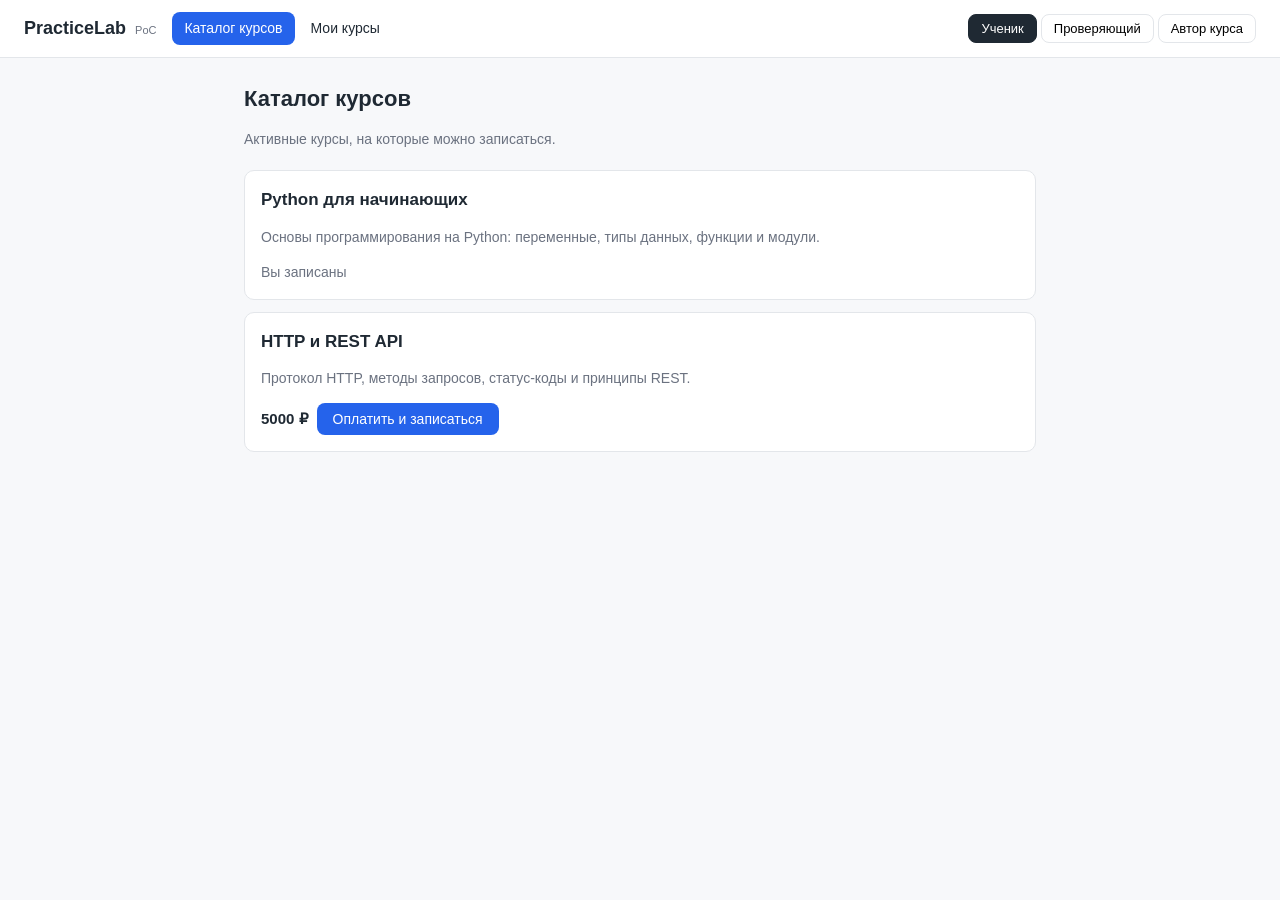
<file: poc/index.html>
<!DOCTYPE html>
<html lang="ru">
<head>
  <meta charset="UTF-8">
  <meta name="viewport" content="width=device-width, initial-scale=1.0">
  <title>PracticeLab — PoC</title>
  <link rel="stylesheet" href="styles.css">
</head>
<body>
  <header class="topbar">
    <div class="brand">PracticeLab <span class="tag">PoC</span></div>
    <nav class="nav" id="nav"></nav>
    <div class="role-switch" id="role-switch"></div>
  </header>
  <main id="page" class="page"></main>
  <div id="toast" class="toast" hidden></div>
  <script type="module" src="js/app.js"></script>
</body>
</html>
</file>
<file: poc/styles.css>
:root {
  --bg: #f7f8fa;
  --surface: #ffffff;
  --border: #e3e6ea;
  --text: #1f2933;
  --muted: #6b7280;
  --primary: #2563eb;
  --primary-hover: #1d4ed8;
  --danger: #dc2626;
  --success: #16a34a;
  --warn: #d97706;
  --radius: 10px;
}

* { box-sizing: border-box; }

body {
  margin: 0;
  font-family: -apple-system, BlinkMacSystemFont, "Segoe UI", Roboto, "Helvetica Neue", Arial, sans-serif;
  background: var(--bg);
  color: var(--text);
  line-height: 1.5;
}

.topbar {
  display: flex;
  align-items: center;
  gap: 16px;
  padding: 12px 24px;
  background: var(--surface);
  border-bottom: 1px solid var(--border);
  position: sticky;
  top: 0;
  z-index: 10;
}

.brand { font-weight: 700; font-size: 18px; white-space: nowrap; }
.tag { font-size: 11px; color: var(--muted); font-weight: 500; margin-left: 4px; }

.nav { display: flex; gap: 4px; }
.nav a {
  color: var(--text);
  text-decoration: none;
  padding: 6px 12px;
  border-radius: 8px;
  font-size: 14px;
  white-space: nowrap;
}
.nav a:hover { background: #eef1f5; }
.nav a.active { background: var(--primary); color: #fff; }

.role-switch { margin-left: auto; display: flex; gap: 4px; }
.role-switch button {
  border: 1px solid var(--border);
  background: var(--surface);
  padding: 6px 12px;
  border-radius: 8px;
  cursor: pointer;
  font-size: 13px;
  white-space: nowrap;
}
.role-switch button.active { background: var(--text); color: #fff; border-color: var(--text); }

.page { max-width: 840px; margin: 0 auto; padding: 24px; }

.page-head { margin-bottom: 20px; }
.page-head h1 { margin: 0 0 6px; font-size: 22px; }
.muted { color: var(--muted); font-size: 14px; }

.cards { display: flex; flex-direction: column; gap: 12px; }
.card {
  background: var(--surface);
  border: 1px solid var(--border);
  border-radius: var(--radius);
  padding: 16px;
}
.card-link { text-decoration: none; color: inherit; }
.card-link:hover { border-color: var(--primary); }
.card-body h2 { margin: 0 0 4px; font-size: 17px; }
.card-actions { margin-top: 12px; display: flex; gap: 8px; align-items: center; flex-wrap: wrap; }
.card-actions.col { flex-direction: column; align-items: stretch; }

.row { display: flex; gap: 8px; align-items: center; flex-wrap: wrap; }

.btn {
  border: none;
  background: #e5e7eb;
  color: var(--text);
  padding: 8px 16px;
  border-radius: 8px;
  cursor: pointer;
  font-size: 14px;
  text-decoration: none;
  display: inline-block;
}
.btn:hover { filter: brightness(0.97); }
.btn:disabled { opacity: 0.5; cursor: not-allowed; }
.btn-primary { background: var(--primary); color: #fff; }
.btn-primary:hover { background: var(--primary-hover); }
.btn-danger { background: var(--danger); color: #fff; }
.btn-secondary { background: #e5e7eb; color: var(--text); }
.btn-sm { padding: 4px 10px; font-size: 13px; }

.list { display: flex; flex-direction: column; gap: 8px; }
.list-item {
  background: var(--surface);
  border: 1px solid var(--border);
  border-radius: var(--radius);
  padding: 12px 16px;
  display: flex;
  align-items: center;
  justify-content: space-between;
  gap: 12px;
}

.badge {
  display: inline-block;
  font-size: 12px;
  padding: 2px 8px;
  border-radius: 999px;
  background: #eef1f5;
  color: var(--muted);
  white-space: nowrap;
}
.badge-active, .badge-submitted, .badge-accepted { background: #dcfce7; color: #15803d; }
.badge-developing { background: #fef3c7; color: #b45309; }
.badge-archived { background: #e5e7eb; color: #6b7280; }
.badge-under_review { background: #dbeafe; color: #1d4ed8; }
.badge-in_work, .badge-returned { background: #fee2e2; color: #b91c1c; }
.badge-started { background: #e0e7ff; color: #4338ca; }

.meta { display: flex; gap: 10px; align-items: center; flex-wrap: wrap; font-size: 13px; }

.panel {
  background: var(--surface);
  border: 1px solid var(--border);
  border-radius: var(--radius);
  padding: 16px;
  margin-bottom: 20px;
}
.panel h2 { margin: 0 0 12px; font-size: 16px; }

.field { margin-bottom: 12px; }
.field label { display: block; font-size: 13px; margin-bottom: 4px; color: var(--muted); }
.field input, .field textarea, .field select {
  width: 100%;
  padding: 8px 10px;
  border: 1px solid var(--border);
  border-radius: 8px;
  font-size: 14px;
  font-family: inherit;
}
.field textarea { resize: vertical; }

.steps { list-style: none; padding: 0; margin: 0; display: flex; flex-direction: column; gap: 8px; }
.step {
  display: flex;
  align-items: center;
  justify-content: space-between;
  gap: 12px;
  padding: 10px 12px;
  border: 1px solid var(--border);
  border-radius: 8px;
}
.step.done { background: #f0fdf4; border-color: #bbf7d0; }
.step-done { color: var(--success); font-size: 13px; white-space: nowrap; }

.step-block { border: 1px solid var(--border); border-radius: 8px; margin-bottom: 8px; overflow: hidden; }
.step-block.done { background: #f0fdf4; border-color: #bbf7d0; }
.step-block .step { border: none; border-radius: 0; }
.step-comments { padding: 0 12px 10px; }
.comments-box { padding: 0 12px 12px; border-top: 1px dashed var(--border); }
.comments { list-style: none; margin: 8px 0; padding: 0; display: flex; flex-direction: column; gap: 8px; }
.comments li { background: #f8fafc; border: 1px solid var(--border); border-radius: 8px; padding: 8px 10px; }
.comment-meta { font-size: 12px; color: var(--muted); margin-bottom: 2px; }
.badge-draft { background: #fef3c7; color: #b45309; }
.badge-practice { background: #ede9fe; color: #6d28d9; }
.badge-developed { background: #dcfce7; color: #15803d; }
.badge-conducted { background: #e5e7eb; color: #6b7280; }
.badge-paid { background: #dcfce7; color: #15803d; }

.practice-box { padding: 0 12px 12px; border-top: 1px dashed var(--border); }
.practice-error { margin: 8px 0 0; font-size: 13px; }
.illus { font-size: 13px; }

.pay-form { padding: 12px; background: #f8fafc; border: 1px solid var(--border); border-radius: 8px; }
.price { font-weight: 700; font-size: 15px; }

.work-content {
  background: #f8fafc;
  border: 1px solid var(--border);
  border-radius: 8px;
  padding: 10px;
  white-space: pre-wrap;
  font-family: inherit;
  font-size: 13px;
  margin: 8px 0;
}

blockquote {
  border-left: 3px solid var(--border);
  margin: 8px 0;
  padding: 4px 12px;
  color: var(--text);
  background: #f8fafc;
  border-radius: 0 8px 8px 0;
  font-size: 14px;
}

.result { font-weight: 600; }
.result.ok { color: var(--success); }
.result.warn { color: var(--warn); }

.loading { color: var(--muted); padding: 24px; text-align: center; }

.toast {
  position: fixed;
  bottom: 24px;
  left: 50%;
  transform: translateX(-50%);
  background: var(--text);
  color: #fff;
  padding: 10px 18px;
  border-radius: 8px;
  font-size: 14px;
  box-shadow: 0 4px 16px rgba(0, 0, 0, 0.2);
  z-index: 100;
  max-width: 80%;
}
.toast.success { background: var(--success); }
.toast.error { background: var(--danger); }
.toast.info { background: var(--text); }
</file>
